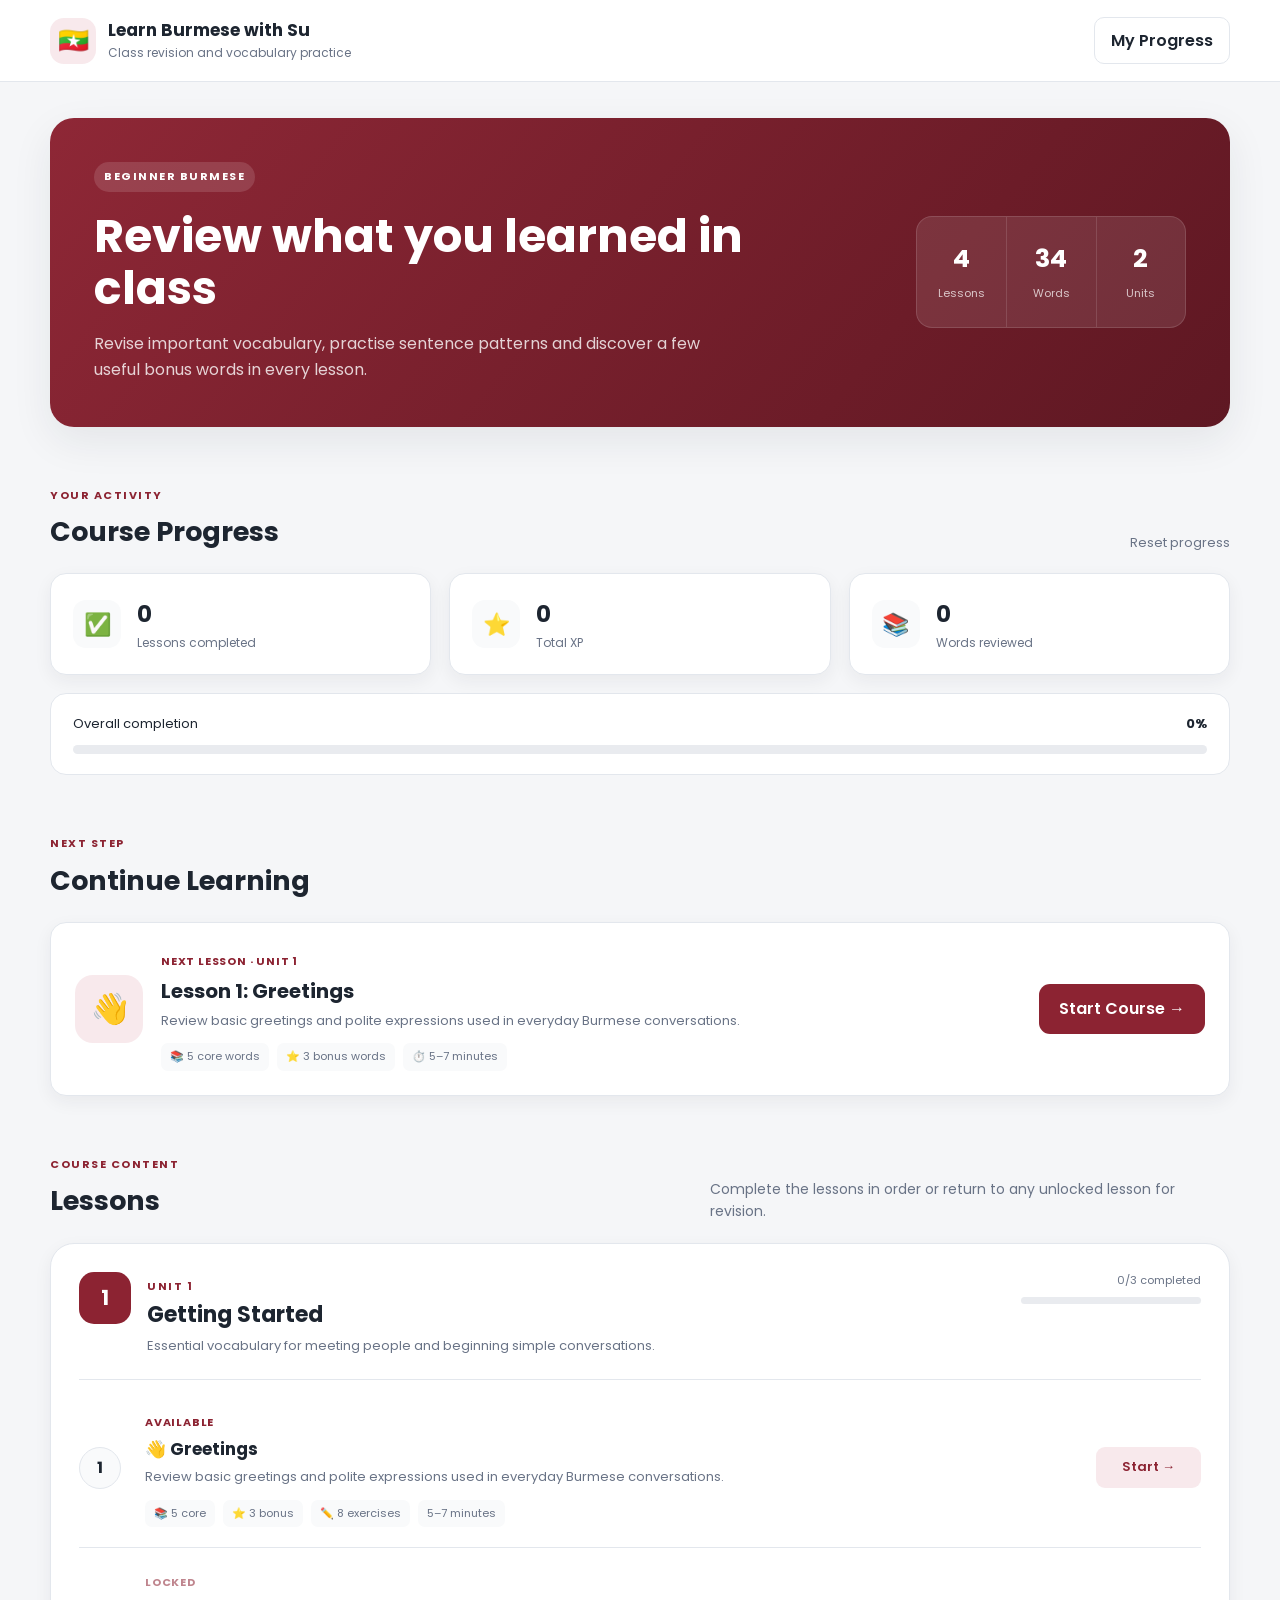
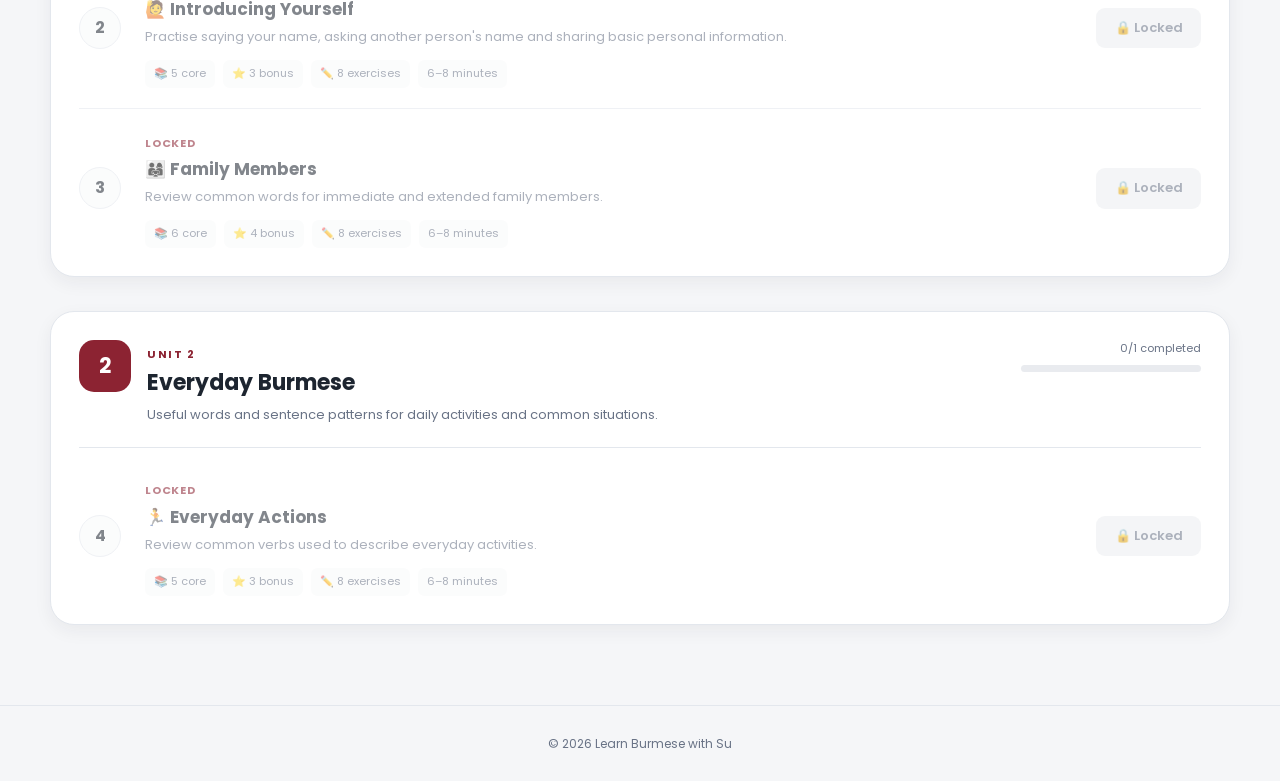
<file: index.html>
<!DOCTYPE html>
<html lang="en">

<head>
    <meta charset="UTF-8">

    <meta
        name="viewport"
        content="width=device-width, initial-scale=1.0"
    >

    <title>Learn Burmese with Su</title>

    <meta
        name="description"
        content="Review Burmese vocabulary and practise what you learned in class."
    >

    <link rel="preconnect" href="https://fonts.googleapis.com">

    <link
        rel="preconnect"
        href="https://fonts.gstatic.com"
        crossorigin
    >

    <link
        href="https://fonts.googleapis.com/css2?family=Poppins:wght@300;400;500;600;700&display=swap"
        rel="stylesheet"
    >

    <link rel="stylesheet" href="style.css">
</head>

<body>

<header class="site-header">

    <a href="index.html" class="brand">

        <div class="brand-icon">
            🇲🇲
        </div>

        <div>
            <h1>Learn Burmese with Su</h1>
            <p>Class revision and vocabulary practice</p>
        </div>

    </a>

    <button
        class="header-button"
        onclick="scrollToProgress()"
    >
        My Progress
    </button>

</header>

<main class="homepage">

    <section class="course-intro">

        <div>

            <span class="eyebrow">
                BEGINNER BURMESE
            </span>

            <h2>
                Review what you learned in class
            </h2>

            <p>
                Revise important vocabulary, practise sentence patterns
                and discover a few useful bonus words in every lesson.
            </p>

        </div>

        <div class="course-summary">

            <div>
                <strong id="courseLessonCount">0</strong>
                <span>Lessons</span>
            </div>

            <div>
                <strong id="courseWordCount">0</strong>
                <span>Words</span>
            </div>

            <div>
                <strong id="courseUnitCount">0</strong>
                <span>Units</span>
            </div>

        </div>

    </section>

    <section
        class="progress-section"
        id="progressSection"
    >

        <div class="section-heading">

            <div>
                <span class="section-label">YOUR ACTIVITY</span>
                <h2>Course Progress</h2>
            </div>

            <button
                class="text-button"
                onclick="resetProgress()"
            >
                Reset progress
            </button>

        </div>

        <div class="progress-dashboard">

            <article class="progress-card">

                <span class="progress-icon">✅</span>

                <div>
                    <strong id="completedLessons">0</strong>
                    <p>Lessons completed</p>
                </div>

            </article>

            <article class="progress-card">

                <span class="progress-icon">⭐</span>

                <div>
                    <strong id="xp">0</strong>
                    <p>Total XP</p>
                </div>

            </article>

            <article class="progress-card">

                <span class="progress-icon">📚</span>

                <div>
                    <strong id="words">0</strong>
                    <p>Words reviewed</p>
                </div>

            </article>

        </div>

        <div class="overall-progress">

            <div class="overall-progress-info">

                <span>Overall completion</span>

                <strong id="overallProgressText">
                    0%
                </strong>

            </div>

            <div class="overall-progress-track">

                <div id="overallProgressFill"></div>

            </div>

        </div>

    </section>

    <section class="continue-section">

        <div class="section-heading">

            <div>
                <span class="section-label">NEXT STEP</span>
                <h2>Continue Learning</h2>
            </div>

        </div>

        <div
            id="continueCard"
            class="continue-card"
        >
            <!-- Generated by app.js -->
        </div>

    </section>

    <section
        class="course-section"
        id="lessons"
    >

        <div class="section-heading">

            <div>
                <span class="section-label">COURSE CONTENT</span>
                <h2>Lessons</h2>
            </div>

            <p>
                Complete the lessons in order or return to any unlocked
                lesson for revision.
            </p>

        </div>

        <div id="unitContainer">
            <!-- Units generated by app.js -->
        </div>

    </section>

</main>

<footer class="site-footer">

    <p>
        © 2026 Learn Burmese with Su
    </p>

</footer>

<script src="questions.js"></script>
<script src="app.js"></script>

</body>

</html>
</file>
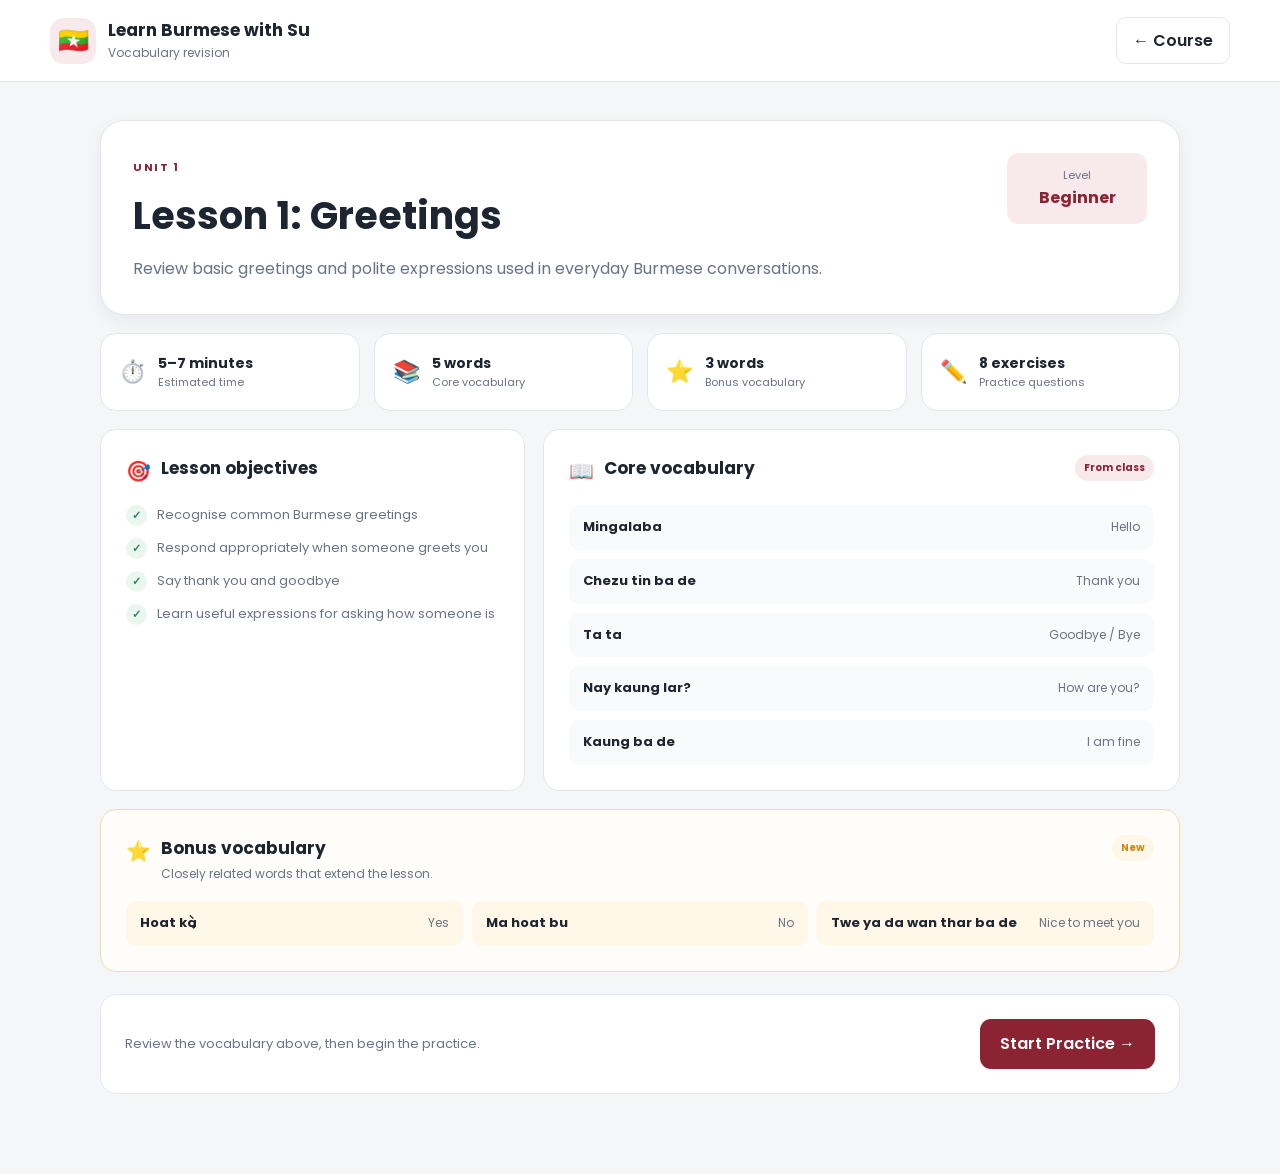
<file: lesson.html>
<!DOCTYPE html>
<html lang="en">

<head>

    <meta charset="UTF-8">

    <meta
        name="viewport"
        content="width=device-width, initial-scale=1.0"
    >

    <title>Lesson | Learn Burmese with Su</title>

    <link rel="preconnect" href="https://fonts.googleapis.com">

    <link
        rel="preconnect"
        href="https://fonts.gstatic.com"
        crossorigin
    >

    <link
        href="https://fonts.googleapis.com/css2?family=Poppins:wght@300;400;500;600;700&display=swap"
        rel="stylesheet"
    >

    <link rel="stylesheet" href="style.css">

</head>

<body class="lesson-page">

<header class="lesson-header">

    <a href="index.html" class="brand lesson-brand">

        <div class="brand-icon">
            🇲🇲
        </div>

        <div>
            <h1>Learn Burmese with Su</h1>
            <p>Vocabulary revision</p>
        </div>

    </a>

    <a href="index.html" class="back-button">
        ← Course
    </a>

</header>

<main class="lesson-main">

    <!-- LESSON OVERVIEW -->

    <section
        id="lessonOverview"
        class="lesson-overview"
    >

        <div class="lesson-overview-header">

            <div>

                <span
                    id="lessonUnit"
                    class="lesson-unit-label"
                >
                    UNIT 1
                </span>

                <h2 id="overviewTitle">
                    Loading lesson...
                </h2>

                <p id="overviewDescription">
                    Review vocabulary and practise what you learned in class.
                </p>

            </div>

            <div class="lesson-level-box">

                <span>Level</span>

                <strong id="lessonLevel">
                    Beginner
                </strong>

            </div>

        </div>

        <div class="lesson-information-grid">

            <article class="lesson-information-card">

                <span>⏱️</span>

                <div>
                    <strong id="estimatedTime">5 minutes</strong>
                    <p>Estimated time</p>
                </div>

            </article>

            <article class="lesson-information-card">

                <span>📚</span>

                <div>
                    <strong id="coreWordCount">0 words</strong>
                    <p>Core vocabulary</p>
                </div>

            </article>

            <article class="lesson-information-card">

                <span>⭐</span>

                <div>
                    <strong id="bonusWordCount">0 words</strong>
                    <p>Bonus vocabulary</p>
                </div>

            </article>

            <article class="lesson-information-card">

                <span>✏️</span>

                <div>
                    <strong id="exerciseCount">0 exercises</strong>
                    <p>Practice questions</p>
                </div>

            </article>

        </div>

        <div class="overview-content-grid">

            <section class="overview-panel">

                <div class="panel-heading">

                    <div>
                        <span class="panel-icon">🎯</span>
                        <h3>Lesson objectives</h3>
                    </div>

                </div>

                <ul
                    id="objectiveList"
                    class="objective-list"
                >
                </ul>

            </section>

            <section class="overview-panel">

                <div class="panel-heading">

                    <div>
                        <span class="panel-icon">📖</span>
                        <h3>Core vocabulary</h3>
                    </div>

                    <span class="core-badge">
                        From class
                    </span>

                </div>

                <div
                    id="coreVocabularyList"
                    class="vocabulary-list"
                >
                </div>

            </section>

        </div>

        <section class="overview-panel bonus-panel">

            <div class="panel-heading">

                <div>
                    <span class="panel-icon">⭐</span>

                    <div>
                        <h3>Bonus vocabulary</h3>

                        <p>
                            Closely related words that extend the lesson.
                        </p>
                    </div>

                </div>

                <span class="bonus-badge">
                    New
                </span>

            </div>

            <div
                id="bonusVocabularyList"
                class="vocabulary-list bonus-vocabulary-list"
            >
            </div>

        </section>

        <div class="lesson-start-area">

            <p>
                Review the vocabulary above, then begin the practice.
            </p>

            <button
                id="startPracticeButton"
                class="primary-button"
            >
                Start Practice →
            </button>

        </div>

    </section>

    <!-- PRACTICE SCREEN -->

    <section
        id="practiceScreen"
        class="practice-screen hidden"
    >

        <div class="practice-topbar">

            <button
                class="exit-practice-button"
                onclick="returnToOverview()"
                aria-label="Return to lesson overview"
            >
                ×
            </button>

            <div class="practice-progress-track">

                <div id="progressFill"></div>

            </div>

            <span id="xpCounter">
                ⭐ 0 XP
            </span>

        </div>

        <div class="practice-layout">

            <aside class="practice-sidebar">

                <span class="section-label">
                    CURRENT LESSON
                </span>

                <h2 id="lessonTitle">
                    Lesson
                </h2>

                <p id="lessonSubtitle">
                    Vocabulary revision
                </p>

                <div class="question-progress-box">

                    <span id="questionCounter">
                        Exercise 1 / 10
                    </span>

                </div>

            </aside>

            <section class="question-card">

                <div class="question-type-row">

                    <span
                        id="questionType"
                        class="question-type-badge"
                    >
                        VOCABULARY
                    </span>

                    <span
                        id="questionDifficulty"
                        class="difficulty-label"
                    >
                        Easy
                    </span>

                </div>

                <h3 id="question">
                    Loading...
                </h3>

                <p
                    id="questionInstruction"
                    class="question-instruction"
                >
                    Choose the best answer.
                </p>

                <div id="answers">
                    <!-- Generated by lesson.js -->
                </div>

                <div
                    id="feedback"
                    class="feedback-box"
                >
                </div>

                <button
                    id="nextButton"
                    class="primary-button next-button hidden"
                >
                    Next →
                </button>

            </section>

        </div>

    </section>

</main>

<!-- COMPLETION SCREEN -->

<div
    id="completeScreen"
    class="complete-screen hidden"
>

    <div class="complete-card">

        <div class="completion-icon">
            🎉
        </div>

        <span class="section-label">
            LESSON COMPLETE
        </span>

        <h1 id="completionTitle">
            Great work!
        </h1>

        <p id="completionMessage">
            You completed the lesson.
        </p>

        <div class="score-circle">

            <strong id="scoreText">
                100%
            </strong>

            <span>Score</span>

        </div>

        <div class="completion-stats">

            <article>

                <span>⭐</span>

                <div>
                    <strong id="earnedXP">0 XP</strong>
                    <p>XP earned</p>
                </div>

            </article>

            <article>

                <span>📚</span>

                <div>
                    <strong id="learnedWords">0</strong>
                    <p>Words reviewed</p>
                </div>

            </article>

            <article>

                <span>✨</span>

                <div>
                    <strong id="newWordsLearned">0</strong>
                    <p>Bonus words</p>
                </div>

            </article>

        </div>

        <section class="completion-vocabulary">

            <h3>Bonus words from this lesson</h3>

            <div id="completionBonusWords">
            </div>

        </section>

        <div class="completion-buttons">

            <button
                class="secondary-button"
                onclick="restartLesson()"
            >
                Review Again
            </button>

            <button
                id="nextLessonButton"
                class="primary-button"
            >
                Next Lesson →
            </button>

        </div>

        <a href="index.html" class="home-link">
            Return to course
        </a>

    </div>

</div>

<script src="questions.js"></script>
<script src="lesson.js"></script>

</body>

</html>
</file>
<file: style.css>
:root {
    --background: #f5f6f8;
    --surface: #ffffff;
    --surface-soft: #f9fafb;
    --text: #1d2530;
    --text-soft: #697386;
    --border: #e3e7ed;
    --primary: #8c2332;
    --primary-dark: #671621;
    --primary-soft: #f8e9ec;
    --gold: #c98a16;
    --gold-soft: #fff7e7;
    --green: #26835b;
    --green-soft: #e9f7f0;
    --red: #be3d4e;
    --red-soft: #fdecef;
    --shadow: 0 14px 40px rgba(29, 37, 48, 0.08);
    --small-shadow: 0 6px 18px rgba(29, 37, 48, 0.06);
    --radius-large: 24px;
    --radius-medium: 16px;
    --radius-small: 10px;
}

* {
    box-sizing: border-box;
    margin: 0;
    padding: 0;
}

html {
    scroll-behavior: smooth;
}

body {
    min-height: 100vh;
    font-family: "Poppins", sans-serif;
    background: var(--background);
    color: var(--text);
    line-height: 1.6;
}

button,
a {
    font: inherit;
}

button {
    cursor: pointer;
}

a {
    color: inherit;
    text-decoration: none;
}

.hidden {
    display: none !important;
}

/* HEADER */

.site-header,
.lesson-header {
    min-height: 82px;
    padding: 16px max(24px, calc((100% - 1180px) / 2));
    background: var(--surface);
    border-bottom: 1px solid var(--border);
    display: flex;
    align-items: center;
    justify-content: space-between;
    gap: 24px;
    position: sticky;
    top: 0;
    z-index: 50;
}

.brand {
    display: flex;
    align-items: center;
    gap: 12px;
}

.brand-icon {
    width: 46px;
    height: 46px;
    border-radius: 14px;
    background: var(--primary-soft);
    display: grid;
    place-items: center;
    font-size: 25px;
}

.brand h1 {
    font-size: 17px;
    line-height: 1.3;
}

.brand p {
    margin-top: 2px;
    font-size: 12px;
    color: var(--text-soft);
}

.header-button,
.back-button {
    border: 1px solid var(--border);
    background: var(--surface);
    color: var(--text);
    padding: 10px 16px;
    border-radius: 10px;
    font-weight: 600;
    transition: 0.2s ease;
}

.header-button:hover,
.back-button:hover {
    border-color: var(--primary);
    color: var(--primary);
}

/* GENERAL BUTTONS */

.primary-button,
.secondary-button {
    min-height: 46px;
    padding: 12px 20px;
    border-radius: 11px;
    border: none;
    display: inline-flex;
    align-items: center;
    justify-content: center;
    font-weight: 600;
    transition: 0.2s ease;
}

.primary-button {
    background: var(--primary);
    color: white;
}

.primary-button:hover {
    background: var(--primary-dark);
    transform: translateY(-1px);
}

.secondary-button {
    background: var(--surface);
    border: 1px solid var(--border);
    color: var(--text);
}

.secondary-button:hover {
    border-color: var(--primary);
    color: var(--primary);
}

.text-button {
    background: none;
    border: none;
    color: var(--text-soft);
    font-size: 13px;
}

.text-button:hover {
    color: var(--primary);
}

/* HOMEPAGE */

.homepage {
    width: min(1180px, calc(100% - 40px));
    margin: 36px auto 80px;
}

.course-intro {
    padding: 44px;
    border-radius: var(--radius-large);
    background:
        linear-gradient(
            130deg,
            rgba(140, 35, 50, 0.98),
            rgba(91, 19, 30, 0.98)
        );
    color: white;
    display: flex;
    justify-content: space-between;
    align-items: center;
    gap: 48px;
    box-shadow: var(--shadow);
}

.course-intro > div:first-child {
    max-width: 680px;
}

.eyebrow,
.section-label,
.lesson-unit-label {
    display: inline-block;
    font-size: 11px;
    letter-spacing: 1.5px;
    font-weight: 700;
}

.eyebrow {
    padding: 6px 10px;
    background: rgba(255, 255, 255, 0.13);
    border-radius: 100px;
}

.course-intro h2 {
    margin-top: 18px;
    font-size: clamp(28px, 4vw, 46px);
    line-height: 1.15;
}

.course-intro p {
    margin-top: 16px;
    color: rgba(255, 255, 255, 0.8);
    max-width: 620px;
}

.course-summary {
    min-width: 270px;
    display: grid;
    grid-template-columns: repeat(3, 1fr);
    background: rgba(255, 255, 255, 0.1);
    border: 1px solid rgba(255, 255, 255, 0.13);
    border-radius: 16px;
}

.course-summary div {
    padding: 22px 14px;
    text-align: center;
}

.course-summary div + div {
    border-left: 1px solid rgba(255, 255, 255, 0.13);
}

.course-summary strong {
    display: block;
    font-size: 25px;
}

.course-summary span {
    font-size: 11px;
    color: rgba(255, 255, 255, 0.72);
}

.progress-section,
.continue-section,
.course-section {
    margin-top: 54px;
}

.section-heading {
    margin-bottom: 20px;
    display: flex;
    justify-content: space-between;
    align-items: flex-end;
    gap: 30px;
}

.section-heading h2 {
    margin-top: 4px;
    font-size: 27px;
}

.section-heading p {
    max-width: 520px;
    color: var(--text-soft);
    font-size: 14px;
}

.section-label {
    color: var(--primary);
}

.progress-dashboard {
    display: grid;
    grid-template-columns: repeat(3, 1fr);
    gap: 18px;
}

.progress-card {
    padding: 22px;
    background: var(--surface);
    border: 1px solid var(--border);
    border-radius: var(--radius-medium);
    display: flex;
    align-items: center;
    gap: 16px;
    box-shadow: var(--small-shadow);
}

.progress-icon {
    width: 48px;
    height: 48px;
    background: var(--surface-soft);
    border-radius: 13px;
    display: grid;
    place-items: center;
    font-size: 22px;
}

.progress-card strong {
    display: block;
    font-size: 23px;
}

.progress-card p {
    font-size: 12px;
    color: var(--text-soft);
}

.overall-progress {
    margin-top: 18px;
    padding: 20px 22px;
    border-radius: var(--radius-medium);
    background: var(--surface);
    border: 1px solid var(--border);
}

.overall-progress-info {
    margin-bottom: 10px;
    display: flex;
    justify-content: space-between;
    font-size: 13px;
}

.overall-progress-track,
.unit-progress-track,
.practice-progress-track {
    overflow: hidden;
    background: #e9ebef;
    border-radius: 100px;
}

.overall-progress-track {
    height: 9px;
}

#overallProgressFill,
.unit-progress-track div,
#progressFill {
    height: 100%;
    width: 0;
    background: var(--primary);
    border-radius: inherit;
    transition: width 0.35s ease;
}

.continue-card {
    padding: 24px;
    border-radius: var(--radius-medium);
    background: var(--surface);
    border: 1px solid var(--border);
    display: flex;
    align-items: center;
    justify-content: space-between;
    gap: 30px;
    box-shadow: var(--small-shadow);
}

.continue-card-content {
    display: flex;
    align-items: center;
    gap: 18px;
}

.continue-icon {
    width: 68px;
    height: 68px;
    flex: 0 0 68px;
    border-radius: 18px;
    background: var(--primary-soft);
    display: grid;
    place-items: center;
    font-size: 30px;
}

.continue-status,
.lesson-status {
    display: inline-block;
    margin-bottom: 4px;
    color: var(--primary);
    font-size: 11px;
    font-weight: 700;
    text-transform: uppercase;
    letter-spacing: 0.8px;
}

.continue-card h3 {
    font-size: 20px;
}

.continue-card p,
.lesson-card p {
    margin-top: 4px;
    color: var(--text-soft);
    font-size: 13px;
}

.lesson-metadata {
    margin-top: 12px;
    display: flex;
    flex-wrap: wrap;
    gap: 8px;
}

.lesson-metadata span {
    padding: 5px 9px;
    border-radius: 7px;
    background: var(--surface-soft);
    color: var(--text-soft);
    font-size: 11px;
}

.course-unit {
    margin-bottom: 34px;
    padding: 28px;
    border-radius: var(--radius-large);
    background: var(--surface);
    border: 1px solid var(--border);
    box-shadow: var(--small-shadow);
}

.unit-header {
    padding-bottom: 22px;
    border-bottom: 1px solid var(--border);
    display: flex;
    justify-content: space-between;
    gap: 30px;
}

.unit-title-area {
    display: flex;
    gap: 16px;
}

.unit-number {
    width: 52px;
    height: 52px;
    flex: 0 0 52px;
    border-radius: 15px;
    background: var(--primary);
    color: white;
    display: grid;
    place-items: center;
    font-size: 21px;
    font-weight: 700;
}

.unit-title-area h2 {
    font-size: 22px;
}

.unit-title-area p {
    margin-top: 4px;
    max-width: 650px;
    color: var(--text-soft);
    font-size: 13px;
}

.unit-progress {
    width: 180px;
    flex: 0 0 180px;
}

.unit-progress span {
    display: block;
    margin-bottom: 8px;
    color: var(--text-soft);
    font-size: 11px;
    text-align: right;
}

.unit-progress-track {
    height: 7px;
}

.lesson-list {
    margin-top: 8px;
}

.lesson-card {
    padding: 20px 0;
    border-bottom: 1px solid var(--border);
    display: grid;
    grid-template-columns: 48px 1fr auto;
    align-items: center;
    gap: 18px;
}

.lesson-card:last-child {
    border-bottom: none;
    padding-bottom: 0;
}

.lesson-number {
    width: 42px;
    height: 42px;
    border-radius: 50%;
    background: var(--surface-soft);
    border: 1px solid var(--border);
    display: grid;
    place-items: center;
    font-weight: 700;
}

.lesson-card-completed .lesson-number {
    background: var(--green-soft);
    border-color: #b9e4cf;
    color: var(--green);
}

.lesson-card-locked {
    opacity: 0.55;
}

.lesson-card-heading {
    display: flex;
    align-items: flex-start;
    justify-content: space-between;
    gap: 20px;
}

.lesson-card h3 {
    font-size: 17px;
}

.lesson-score {
    padding: 4px 8px;
    border-radius: 7px;
    background: var(--green-soft);
    color: var(--green);
    font-size: 12px;
    font-weight: 700;
}

.lesson-action-button {
    min-width: 105px;
    padding: 10px 16px;
    border-radius: 9px;
    background: var(--primary-soft);
    color: var(--primary);
    border: none;
    display: inline-flex;
    justify-content: center;
    font-size: 13px;
    font-weight: 600;
}

.lesson-action-button:hover {
    background: var(--primary);
    color: white;
}

.locked-button {
    background: #eceef1;
    color: var(--text-soft);
    cursor: not-allowed;
}

/* LESSON OVERVIEW */

.lesson-main {
    width: min(1080px, calc(100% - 40px));
    margin: 38px auto 80px;
}

.lesson-overview-header {
    padding: 32px;
    border-radius: var(--radius-large);
    background: var(--surface);
    border: 1px solid var(--border);
    display: flex;
    justify-content: space-between;
    gap: 28px;
    box-shadow: var(--small-shadow);
}

.lesson-unit-label {
    color: var(--primary);
}

.lesson-overview-header h2 {
    margin-top: 7px;
    font-size: clamp(26px, 4vw, 38px);
}

.lesson-overview-header p {
    margin-top: 10px;
    max-width: 700px;
    color: var(--text-soft);
}

.lesson-level-box {
    min-width: 140px;
    height: fit-content;
    padding: 14px 18px;
    border-radius: 12px;
    background: var(--primary-soft);
    text-align: center;
}

.lesson-level-box span {
    display: block;
    font-size: 11px;
    color: var(--text-soft);
}

.lesson-level-box strong {
    color: var(--primary);
}

.lesson-information-grid {
    margin-top: 18px;
    display: grid;
    grid-template-columns: repeat(4, 1fr);
    gap: 14px;
}

.lesson-information-card {
    padding: 18px;
    border-radius: var(--radius-medium);
    background: var(--surface);
    border: 1px solid var(--border);
    display: flex;
    align-items: center;
    gap: 12px;
}

.lesson-information-card > span {
    font-size: 22px;
}

.lesson-information-card strong {
    display: block;
    font-size: 14px;
}

.lesson-information-card p {
    color: var(--text-soft);
    font-size: 11px;
}

.overview-content-grid {
    margin-top: 18px;
    display: grid;
    grid-template-columns: 0.8fr 1.2fr;
    gap: 18px;
}

.overview-panel {
    padding: 25px;
    border-radius: var(--radius-medium);
    background: var(--surface);
    border: 1px solid var(--border);
}

.panel-heading {
    margin-bottom: 18px;
    display: flex;
    justify-content: space-between;
    align-items: flex-start;
    gap: 18px;
}

.panel-heading > div {
    display: flex;
    gap: 10px;
}

.panel-heading h3 {
    font-size: 17px;
}

.panel-heading p {
    margin-top: 2px;
    color: var(--text-soft);
    font-size: 12px;
}

.panel-icon {
    font-size: 20px;
}

.core-badge,
.bonus-badge {
    padding: 5px 9px;
    border-radius: 100px;
    font-size: 10px;
    font-weight: 700;
}

.core-badge {
    background: var(--primary-soft);
    color: var(--primary);
}

.bonus-badge {
    background: var(--gold-soft);
    color: var(--gold);
}

.objective-list {
    list-style: none;
    display: grid;
    gap: 12px;
}

.objective-list li {
    display: flex;
    align-items: flex-start;
    gap: 10px;
    color: var(--text-soft);
    font-size: 13px;
}

.objective-list span {
    width: 21px;
    height: 21px;
    flex: 0 0 21px;
    border-radius: 50%;
    background: var(--green-soft);
    color: var(--green);
    display: grid;
    place-items: center;
    font-size: 11px;
    font-weight: 700;
}

.vocabulary-list {
    display: grid;
    gap: 9px;
}

.vocabulary-item {
    padding: 12px 14px;
    border-radius: 10px;
    background: var(--surface-soft);
    display: flex;
    justify-content: space-between;
    gap: 20px;
}

.vocabulary-item strong {
    display: block;
    font-size: 13px;
}

.vocabulary-item > span {
    color: var(--text-soft);
    font-size: 12px;
    text-align: right;
}

.burmese-script {
    display: block;
    color: var(--text-soft);
    font-size: 12px;
}

.bonus-panel {
    margin-top: 18px;
    border-color: #f0ddb7;
    background: #fffdfa;
}

.bonus-vocabulary-list {
    grid-template-columns: repeat(3, 1fr);
}

.bonus-vocabulary-list .vocabulary-item {
    background: var(--gold-soft);
}

.lesson-start-area {
    margin-top: 22px;
    padding: 24px;
    border-radius: var(--radius-medium);
    background: var(--surface);
    border: 1px solid var(--border);
    display: flex;
    justify-content: space-between;
    align-items: center;
    gap: 24px;
}

.lesson-start-area p {
    color: var(--text-soft);
    font-size: 13px;
}

/* PRACTICE */

.practice-screen {
    width: min(1120px, calc(100% - 40px));
    margin: 0 auto;
}

.practice-topbar {
    margin-bottom: 28px;
    display: grid;
    grid-template-columns: 40px 1fr auto;
    align-items: center;
    gap: 18px;
}

.exit-practice-button {
    width: 38px;
    height: 38px;
    border-radius: 50%;
    background: var(--surface);
    border: 1px solid var(--border);
    color: var(--text-soft);
    font-size: 22px;
}

.practice-progress-track {
    height: 9px;
}

.practice-topbar > span {
    color: var(--text-soft);
    font-size: 13px;
    font-weight: 600;
}

.practice-layout {
    display: grid;
    grid-template-columns: 260px minmax(0, 1fr);
    gap: 24px;
    align-items: start;
}

.practice-sidebar {
    padding: 24px;
    border-radius: var(--radius-medium);
    background: var(--surface);
    border: 1px solid var(--border);
    position: sticky;
    top: 112px;
}

.practice-sidebar h2 {
    margin-top: 6px;
    font-size: 20px;
}

.practice-sidebar p {
    margin-top: 7px;
    color: var(--text-soft);
    font-size: 12px;
}

.question-progress-box {
    margin-top: 22px;
    padding-top: 18px;
    border-top: 1px solid var(--border);
    color: var(--text-soft);
    font-size: 12px;
}

.question-card {
    min-height: 500px;
    padding: 36px;
    border-radius: var(--radius-large);
    background: var(--surface);
    border: 1px solid var(--border);
    box-shadow: var(--small-shadow);
}

.question-type-row {
    display: flex;
    justify-content: space-between;
    gap: 20px;
}

.question-type-badge {
    padding: 6px 10px;
    border-radius: 100px;
    background: var(--primary-soft);
    color: var(--primary);
    font-size: 10px;
    font-weight: 700;
    text-transform: uppercase;
    letter-spacing: 0.7px;
}

.difficulty-label {
    color: var(--text-soft);
    font-size: 12px;
}

.question-card h3 {
    margin-top: 28px;
    max-width: 740px;
    font-size: clamp(21px, 3vw, 29px);
    line-height: 1.35;
}

.question-instruction {
    margin-top: 10px;
    color: var(--text-soft);
    font-size: 13px;
}

#answers {
    margin-top: 28px;
    display: grid;
    gap: 12px;
}

.answer-button {
    width: 100%;
    min-height: 58px;
    padding: 12px 16px;
    border: 1px solid var(--border);
    border-radius: 12px;
    background: var(--surface);
    color: var(--text);
    display: flex;
    align-items: center;
    gap: 13px;
    text-align: left;
    transition: 0.18s ease;
}

.answer-button:hover:not(:disabled) {
    border-color: var(--primary);
    background: var(--primary-soft);
}

.answer-button:disabled {
    cursor: default;
}

.answer-letter {
    width: 31px;
    height: 31px;
    flex: 0 0 31px;
    border-radius: 8px;
    background: var(--surface-soft);
    display: grid;
    place-items: center;
    font-size: 12px;
    font-weight: 700;
}

.correct-answer {
    border-color: var(--green) !important;
    background: var(--green-soft) !important;
}

.wrong-answer {
    border-color: var(--red) !important;
    background: var(--red-soft) !important;
}

.feedback-box {
    display: none;
    margin-top: 20px;
    padding: 16px;
    border-radius: 11px;
}

.feedback-box strong {
    display: block;
    margin-bottom: 3px;
}

.feedback-box p {
    font-size: 13px;
}

.feedback-correct {
    display: block;
    background: var(--green-soft);
    color: #15593c;
}

.feedback-wrong {
    display: block;
    background: var(--red-soft);
    color: #8e2635;
}

.next-button {
    margin-top: 20px;
    margin-left: auto;
}

/* COMPLETION */

.complete-screen {
    position: fixed;
    inset: 0;
    z-index: 100;
    padding: 24px;
    overflow-y: auto;
    background: rgba(26, 30, 37, 0.72);
    display: grid;
    place-items: center;
}

.complete-card {
    width: min(680px, 100%);
    padding: 38px;
    border-radius: var(--radius-large);
    background: var(--surface);
    text-align: center;
    box-shadow: var(--shadow);
}

.completion-icon {
    font-size: 46px;
}

.complete-card h1 {
    margin-top: 8px;
    font-size: 31px;
}

.complete-card > p {
    margin-top: 7px;
    color: var(--text-soft);
}

.score-circle {
    width: 125px;
    height: 125px;
    margin: 25px auto;
    border-radius: 50%;
    background: var(--primary-soft);
    display: grid;
    place-content: center;
}

.score-circle strong {
    display: block;
    color: var(--primary);
    font-size: 29px;
}

.score-circle span {
    color: var(--text-soft);
    font-size: 11px;
}

.completion-stats {
    display: grid;
    grid-template-columns: repeat(3, 1fr);
    gap: 12px;
}

.completion-stats article {
    padding: 15px 10px;
    border-radius: 12px;
    background: var(--surface-soft);
}

.completion-stats article > span {
    font-size: 20px;
}

.completion-stats strong {
    display: block;
    margin-top: 5px;
    font-size: 14px;
}

.completion-stats p {
    color: var(--text-soft);
    font-size: 10px;
}

.completion-vocabulary {
    margin-top: 24px;
    padding: 20px;
    border-radius: 14px;
    background: var(--gold-soft);
    text-align: left;
}

.completion-vocabulary h3 {
    margin-bottom: 12px;
    font-size: 14px;
}

.completion-word {
    padding: 8px 0;
    border-bottom: 1px solid rgba(201, 138, 22, 0.18);
    display: flex;
    justify-content: space-between;
    gap: 20px;
    font-size: 12px;
}

.completion-word:last-child {
    border-bottom: none;
}

.completion-word span {
    color: var(--text-soft);
}

.completion-buttons {
    margin-top: 24px;
    display: flex;
    justify-content: center;
    gap: 12px;
}

.home-link {
    display: inline-block;
    margin-top: 18px;
    color: var(--text-soft);
    font-size: 12px;
}

.home-link:hover {
    color: var(--primary);
}

.empty-message,
.error-message {
    color: var(--text-soft);
    font-size: 13px;
}

.error-message {
    padding: 50px;
    border-radius: var(--radius-large);
    background: var(--surface);
    text-align: center;
}

.error-message p {
    margin: 10px 0 25px;
}

/* FOOTER */

.site-footer {
    padding: 28px 20px;
    border-top: 1px solid var(--border);
    color: var(--text-soft);
    text-align: center;
    font-size: 12px;
}

/* RESPONSIVE */

@media (max-width: 900px) {
    .course-intro {
        align-items: stretch;
        flex-direction: column;
    }

    .course-summary {
        width: 100%;
    }

    .progress-dashboard,
    .lesson-information-grid {
        grid-template-columns: repeat(2, 1fr);
    }

    .overview-content-grid {
        grid-template-columns: 1fr;
    }

    .bonus-vocabulary-list {
        grid-template-columns: 1fr 1fr;
    }

    .practice-layout {
        grid-template-columns: 1fr;
    }

    .practice-sidebar {
        position: static;
    }
}

@media (max-width: 700px) {
    .site-header,
    .lesson-header {
        padding: 13px 18px;
    }

    .brand p {
        display: none;
    }

    .brand h1 {
        font-size: 14px;
    }

    .homepage,
    .lesson-main,
    .practice-screen {
        width: min(100% - 24px, 1180px);
        margin-top: 20px;
    }

    .course-intro {
        padding: 28px 22px;
    }

    .course-summary div {
        padding: 17px 8px;
    }

    .course-summary strong {
        font-size: 20px;
    }

    .section-heading,
    .unit-header,
    .lesson-overview-header,
    .lesson-start-area,
    .continue-card {
        align-items: stretch;
        flex-direction: column;
    }

    .progress-dashboard,
    .lesson-information-grid,
    .completion-stats {
        grid-template-columns: 1fr;
    }

    .continue-card-content {
        align-items: flex-start;
    }

    .continue-card .primary-button {
        width: 100%;
    }

    .course-unit {
        padding: 20px;
    }

    .unit-progress {
        width: 100%;
        flex-basis: auto;
    }

    .unit-progress span {
        text-align: left;
    }

    .lesson-card {
        grid-template-columns: 42px 1fr;
    }

    .lesson-card-action {
        grid-column: 1 / -1;
    }

    .lesson-action-button {
        width: 100%;
    }

    .bonus-vocabulary-list {
        grid-template-columns: 1fr;
    }

    .lesson-level-box {
        width: 100%;
    }

    .question-card {
        min-height: auto;
        padding: 25px 20px;
    }

    .practice-topbar {
        grid-template-columns: 38px 1fr;
    }

    .practice-topbar > span {
        grid-column: 2;
    }

    .completion-buttons {
        flex-direction: column;
    }

    .completion-buttons button {
        width: 100%;
    }

    .complete-card {
        padding: 30px 20px;
    }
}
</file>
